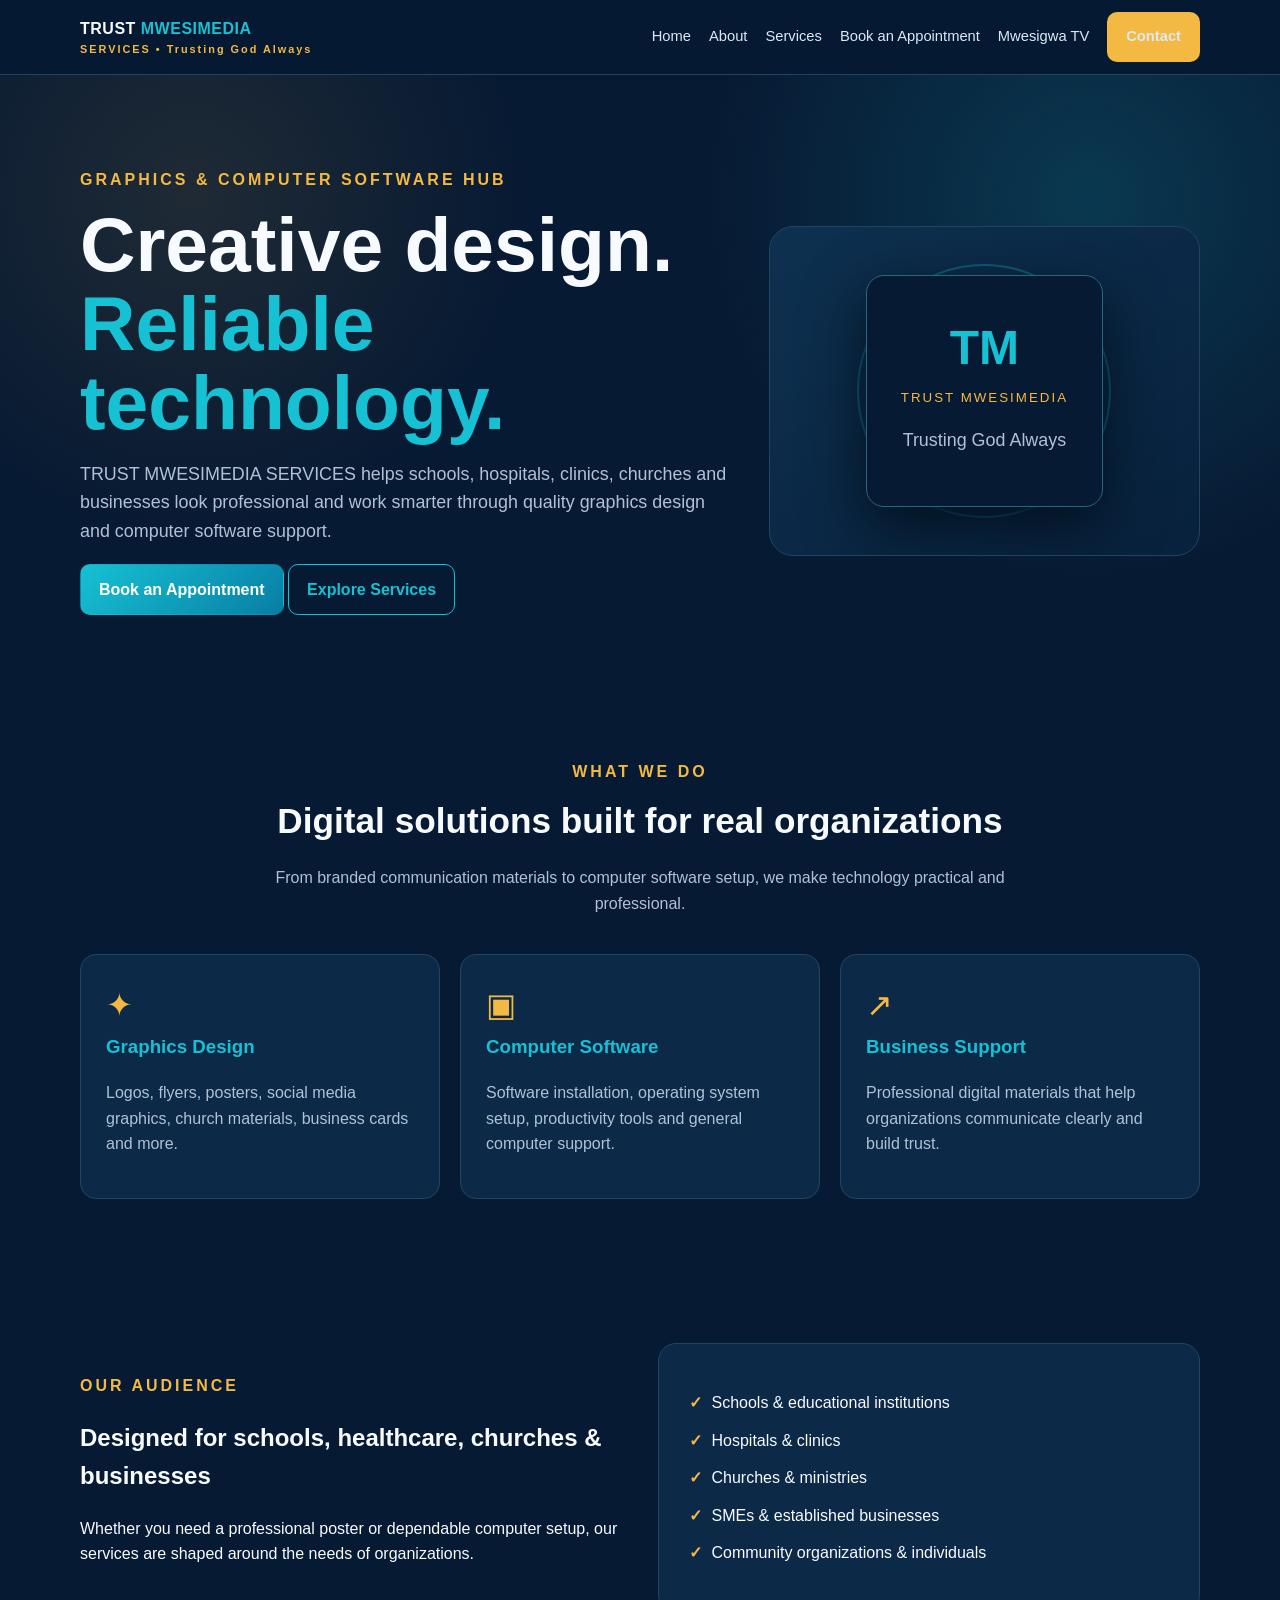
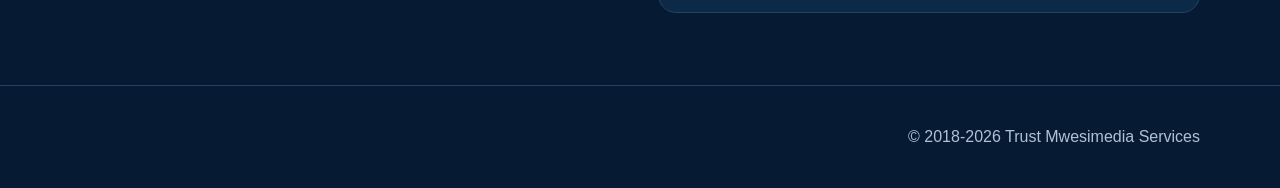
<file: index.html>
<!doctype html><html lang="en"><head><meta charset="utf-8"><meta name="viewport" content="width=device-width,initial-scale=1"><meta name="description" content="Trust Mwesimedia Services — graphics design and computer software solutions for schools, hospitals, clinics, churches and businesses."><title>Home | Trust Mwesimedia Services</title><link rel="stylesheet" href="styles.css"></head><body>
<header><div class="container nav">
<a class="brand" href="index.html">TRUST <span>MWESIMEDIA</span><small class="tag">SERVICES • Trusting God Always</small></a>
<nav class="navlinks">
<a href="index.html">Home</a><a href="about.html">About</a><a href="services.html">Services</a><a href="appointment.html">Book an Appointment</a><a href="mwesigwa-tv.html">Mwesigwa TV</a><a class="btn gold" href="contact.html">Contact</a>
</nav></div></header>

<main><section class="hero"><div class="container hero-grid"><div>
<div class="eyebrow">Graphics & Computer Software Hub</div><h1>Creative design.<br><span>Reliable technology.</span></h1>
<p>TRUST MWESIMEDIA SERVICES helps schools, hospitals, clinics, churches and businesses look professional and work smarter through quality graphics design and computer software support.</p>
<a class="btn primary" href="appointment.html">Book an Appointment</a> <a class="btn secondary" href="services.html">Explore Services</a>
</div><div class="visual"><div class="chip"><b>TM</b><small>TRUST MWESIMEDIA</small><p>Trusting God Always</p></div></div></div></section>
<section><div class="container"><div class="section-head"><div class="eyebrow">What We Do</div><h2>Digital solutions built for real organizations</h2><p>From branded communication materials to computer software setup, we make technology practical and professional.</p></div>
<div class="grid"><div class="card"><div class="icon">✦</div><h3>Graphics Design</h3><p>Logos, flyers, posters, social media graphics, church materials, business cards and more.</p></div><div class="card"><div class="icon">▣</div><h3>Computer Software</h3><p>Software installation, operating system setup, productivity tools and general computer support.</p></div><div class="card"><div class="icon">↗</div><h3>Business Support</h3><p>Professional digital materials that help organizations communicate clearly and build trust.</p></div></div></div></section>
<section><div class="container split"><div><div class="eyebrow">Our Audience</div><h2>Designed for schools, healthcare, churches & businesses</h2><p>Whether you need a professional poster or dependable computer setup, our services are shaped around the needs of organizations.</p></div><div class="panel"><ul class="list"><li>Schools & educational institutions</li><li>Hospitals & clinics</li><li>Churches & ministries</li><li>SMEs & established businesses</li><li>Community organizations & individuals</li></ul></div></div></section></main>

<footer><div class="container footer-grid"><div></div><div>© 2018-2026 Trust Mwesimedia Services</div></div></footer>
</body></html>
</file>
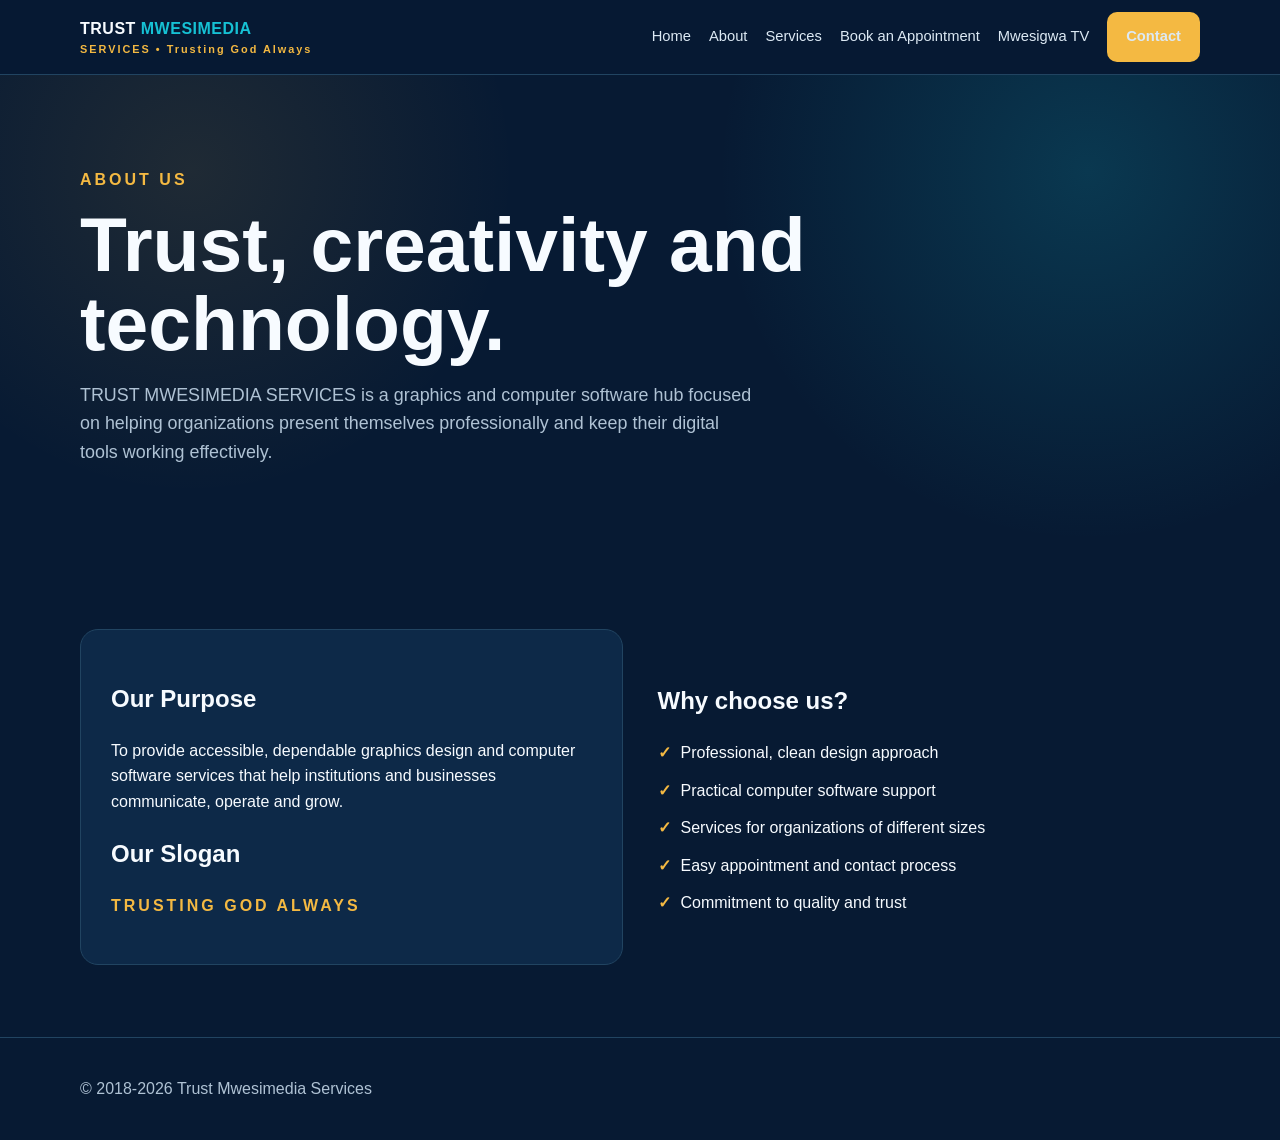
<file: about.html>
<!doctype html><html lang="en"><head><meta charset="utf-8"><meta name="viewport" content="width=device-width,initial-scale=1"><meta name="description" content="Trust Mwesimedia Services — graphics design and computer software solutions for schools, hospitals, clinics, churches and businesses."><title>About | Trust Mwesimedia Services</title><link rel="stylesheet" href="styles.css"></head><body>
<header><div class="container nav">
<a class="brand" href="index.html">TRUST <span>MWESIMEDIA</span><small class="tag">SERVICES • Trusting God Always</small></a>
<nav class="navlinks">
<a href="index.html">Home</a><a href="about.html">About</a><a href="services.html">Services</a><a href="appointment.html">Book an Appointment</a><a href="mwesigwa-tv.html">Mwesigwa TV</a><a class="btn gold" href="contact.html">Contact</a>
</nav></div></header>

<main><section class="hero"><div class="container"><div class="eyebrow">About Us</div><h1>Trust, creativity and technology.</h1><p>TRUST MWESIMEDIA SERVICES is a graphics and computer software hub focused on helping organizations present themselves professionally and keep their digital tools working effectively.</p></div></section>
<section><div class="container split"><div class="panel"><h2>Our Purpose</h2><p>To provide accessible, dependable graphics design and computer software services that help institutions and businesses communicate, operate and grow.</p><h2>Our Slogan</h2><p class="eyebrow">Trusting God Always</p></div><div><h2>Why choose us?</h2><ul class="list"><li>Professional, clean design approach</li><li>Practical computer software support</li><li>Services for organizations of different sizes</li><li>Easy appointment and contact process</li><li>Commitment to quality and trust</li></ul></div></div></section></main>

<footer><div class="container footer-grid"><div><div>© 2018-2026 Trust Mwesimedia Services</div></div></footer>
</body></html>
</file>
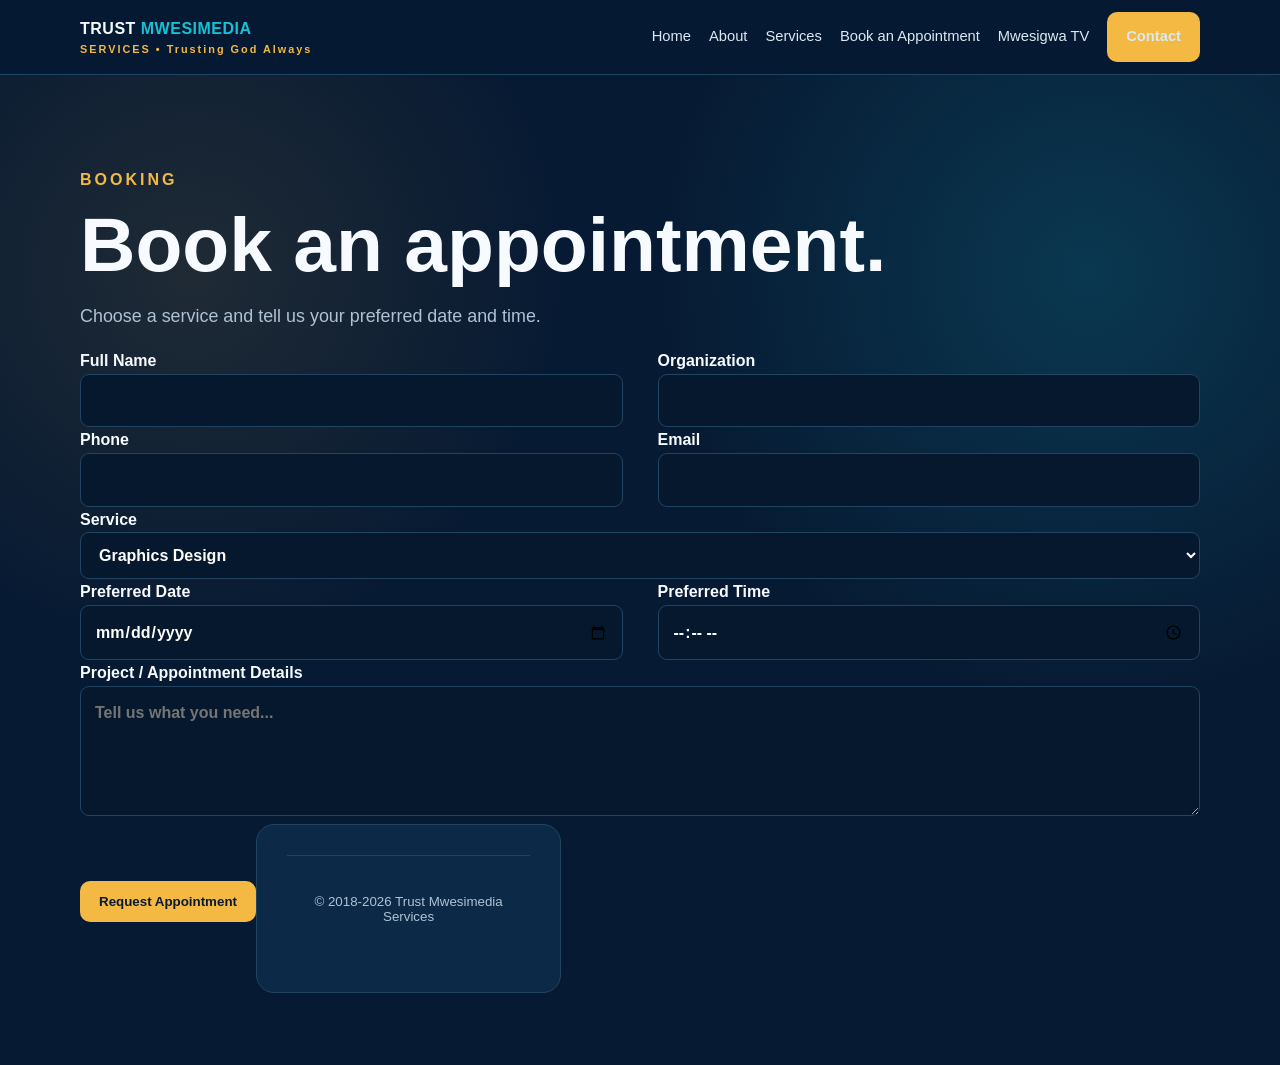
<file: appointment.html>
<!doctype html><html lang="en"><head><meta charset="utf-8"><meta name="viewport" content="width=device-width,initial-scale=1"><meta name="description" content="Trust Mwesimedia Services — graphics design and computer software solutions for schools, hospitals, clinics, churches and businesses."><title>Book an Appointment | Trust Mwesimedia Services</title><link rel="stylesheet" href="styles.css"></head><body>
<header><div class="container nav">
<a class="brand" href="index.html">TRUST <span>MWESIMEDIA</span><small class="tag">SERVICES • Trusting God Always</small></a>
<nav class="navlinks">
<a href="index.html">Home</a><a href="about.html">About</a><a href="services.html">Services</a><a href="appointment.html">Book an Appointment</a><a href="mwesigwa-tv.html">Mwesigwa TV</a><a class="btn gold" href="contact.html">Contact</a>
</nav></div></header>

<main><section class="hero"><div class="container"><div class="eyebrow">Booking</div><h1>Book an appointment.</h1><p>Choose a service and tell us your preferred date and time. 
<div class="split"><label>Full Name<input name="full_name" required></label><label>Organization<input name="organization"></label></div>
<div class="split"><label>Phone<input name="phone" required></label><label>Email<input type="email" name="email" required></label></div>
<label>Service<select name="service"><option>Graphics Design</option><option>Logo Design</option><option>Flyers & Posters</option><option>Social Media Graphics</option><option>Business Materials</option><option>Software Installation</option><option>Computer Setup & Support</option><option>Other</option></select></label>
<div class="split"><label>Preferred Date<input type="date" name="date" required></label><label>Preferred Time<input type="time" name="time" required></label></div>
<label>Project / Appointment Details<textarea name="details" placeholder="Tell us what you need..."></textarea></label><button class="btn gold" type="submit">Request Appointment<button class="panel"><form action="mailto:trustmwesimedas@gmail.com" method="post" enctype="text/plain"><required></>
<footer><div class="container footer-grid"><div>© 2018-2026 Trust Mwesimedia Services</div></div></footer>
</body>
</html>
</file>
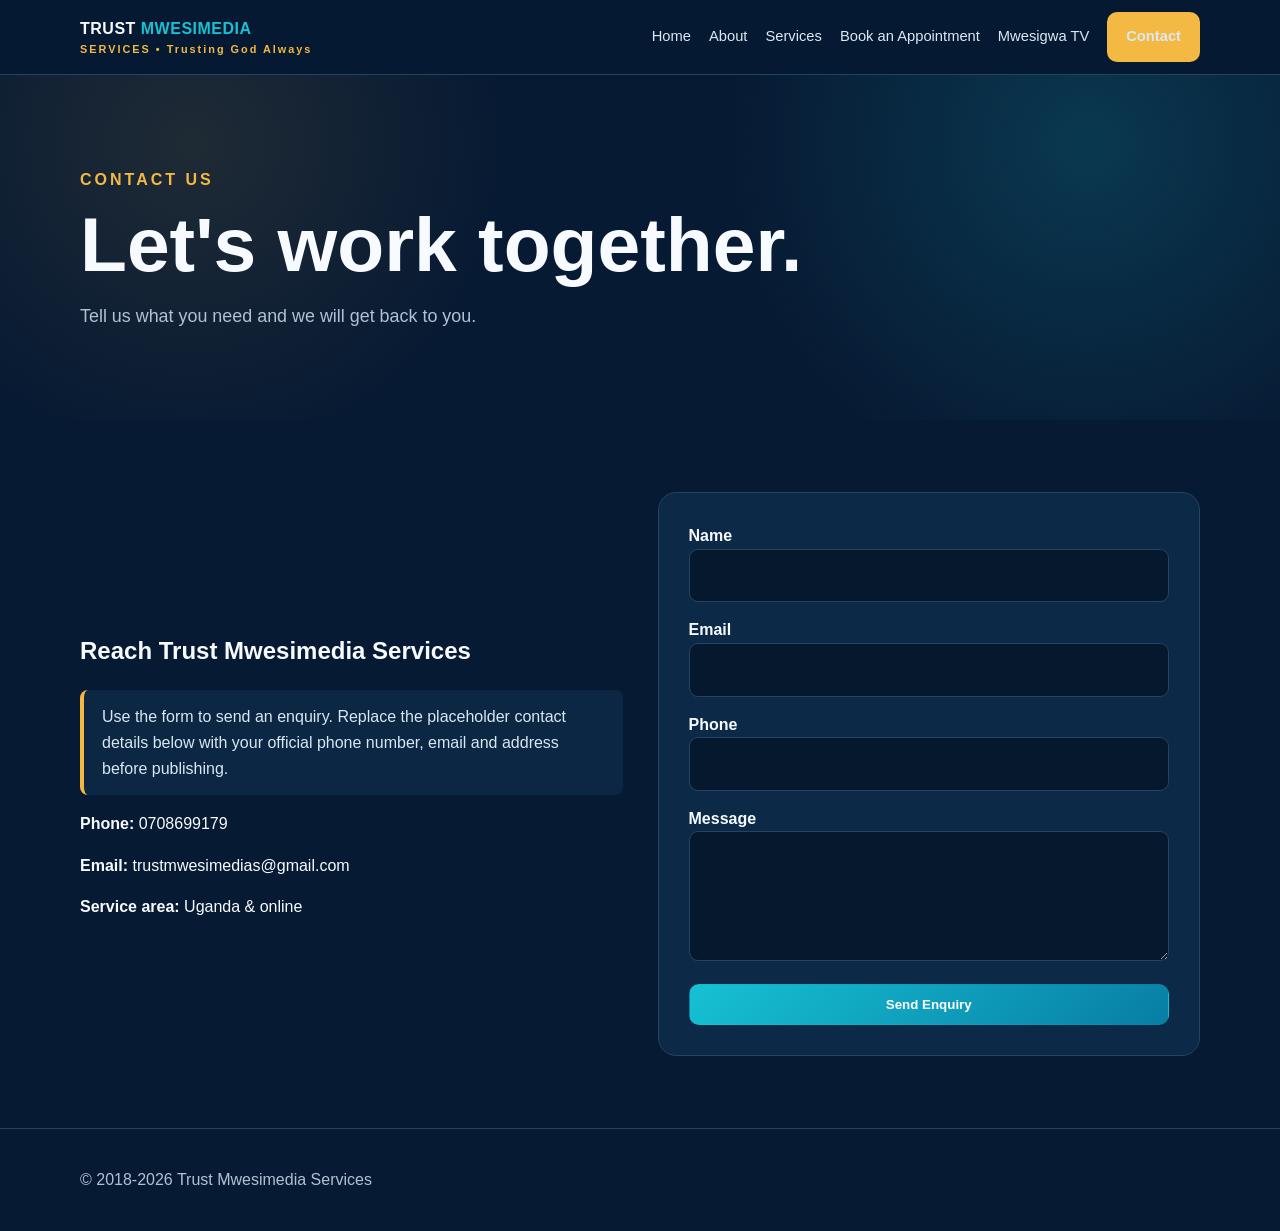
<file: contact.html>
<!doctype html><html lang="en"><head><meta charset="utf-8"><meta name="viewport" content="width=device-width,initial-scale=1"><meta name="description" content="Trust Mwesimedia Services — graphics design and computer software solutions for schools, hospitals, clinics, churches and businesses."><title>Contact | Trust Mwesimedia Services</title><link rel="stylesheet" href="styles.css"></head><body>
<header><div class="container nav">
<a class="brand" href="index.html">TRUST <span>MWESIMEDIA</span><small class="tag">SERVICES • Trusting God Always</small></a>
<nav class="navlinks">
<a href="index.html">Home</a><a href="about.html">About</a><a href="services.html">Services</a><a href="appointment.html">Book an Appointment</a><a href="mwesigwa-tv.html">Mwesigwa TV</a><a class="btn gold" href="contact.html">Contact</a>
</nav></div></header>

<main><section class="hero"><div class="container"><div class="eyebrow">Contact Us</div><h1>Let's work together.</h1><p>Tell us what you need and we will get back to you.</p></div></section>
<section><div class="container split"><div><h2>Reach Trust Mwesimedia Services</h2><p class="notice">Use the form to send an enquiry. Replace the placeholder contact details below with your official phone number, email and address before publishing.</p><p><strong>Phone:</strong> 0708699179</p><p><strong>Email:</strong> trustmwesimedias@gmail.com</p><p><strong>Service area:</strong> Uganda & online</p></div><div class="panel"><form action="mailto:trustmwesimedas@gmail.com" method="post" enctype="text/plain"><label>Name<input name="name" required></label><label>Email<input type="email" name="email" required></label><label>Phone<input name="phone"></label><label>Message<textarea name="message" required></textarea></label><button class="btn primary" type="submit">Send Enquiry</button></form></div></div></section></main>

<footer><div class="container footer-grid"><div>© 2018-2026 Trust Mwesimedia Services</div></div></footer>
</body></html>
</file>
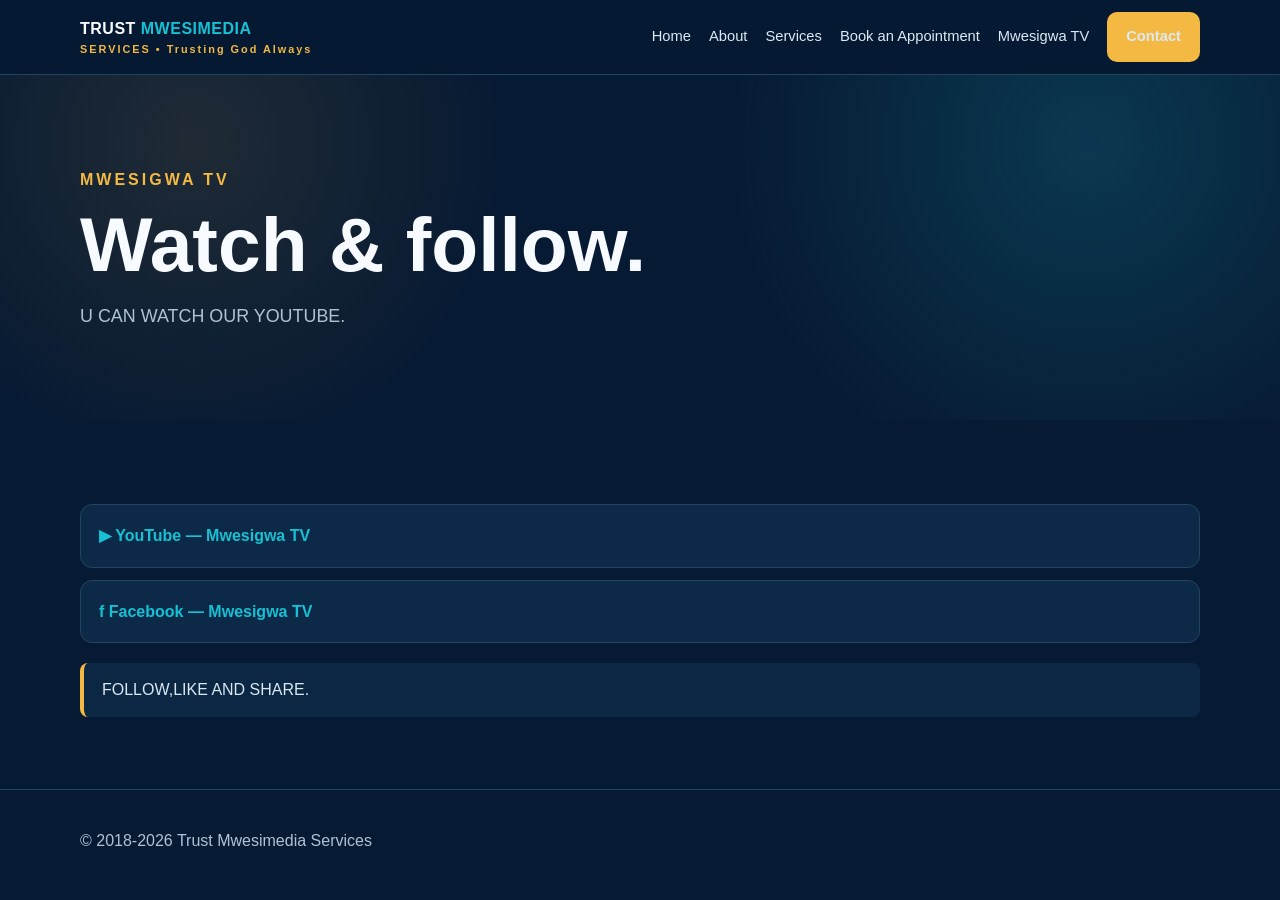
<file: mwesigwa-tv.html>
<!doctype html><html lang="en"><head><meta charset="utf-8"><meta name="viewport" content="width=device-width,initial-scale=1"><meta name="description" content="Trust Mwesimedia Services — graphics design and computer software solutions for schools, hospitals, clinics, churches and businesses."><title>Mwesigwa TV | Trust Mwesimedia Services</title><link rel="stylesheet" href="styles.css"></head><body>
<header><div class="container nav">
<a class="brand" href="index.html">TRUST <span>MWESIMEDIA</span><small class="tag">SERVICES • Trusting God Always</small></a>
<nav class="navlinks">
<a href="index.html">Home</a><a href="about.html">About</a><a href="services.html">Services</a><a href="appointment.html">Book an Appointment</a><a href="mwesigwa-tv.html">Mwesigwa TV</a><a class="btn gold" href="contact.html">Contact</a>
</nav></div></header>

<main><section class="hero"><div class="container"><div class="eyebrow">Mwesigwa TV</div><h1>Watch & follow.</h1><p>U CAN WATCH OUR YOUTUBE.</p></div></section>
<section><div class="container links-only">
<a href="https://www.youtube.com/@mwesigwatv" target="_blank" rel="opener">▶ YouTube — Mwesigwa TV</a>
<a href="https://www.facebook.com/mwesimediatv/" target="_blank" rel="opener">f Facebook — Mwesigwa TV</a>
<div class="notice" style="margin-top:20px">FOLLOW,LIKE AND SHARE.</div>
</div></section></main>

<footer><div class="container footer-grid"><div><div>© 2018-2026 Trust Mwesimedia Services</div></div></footer>
</body></html>
</file>
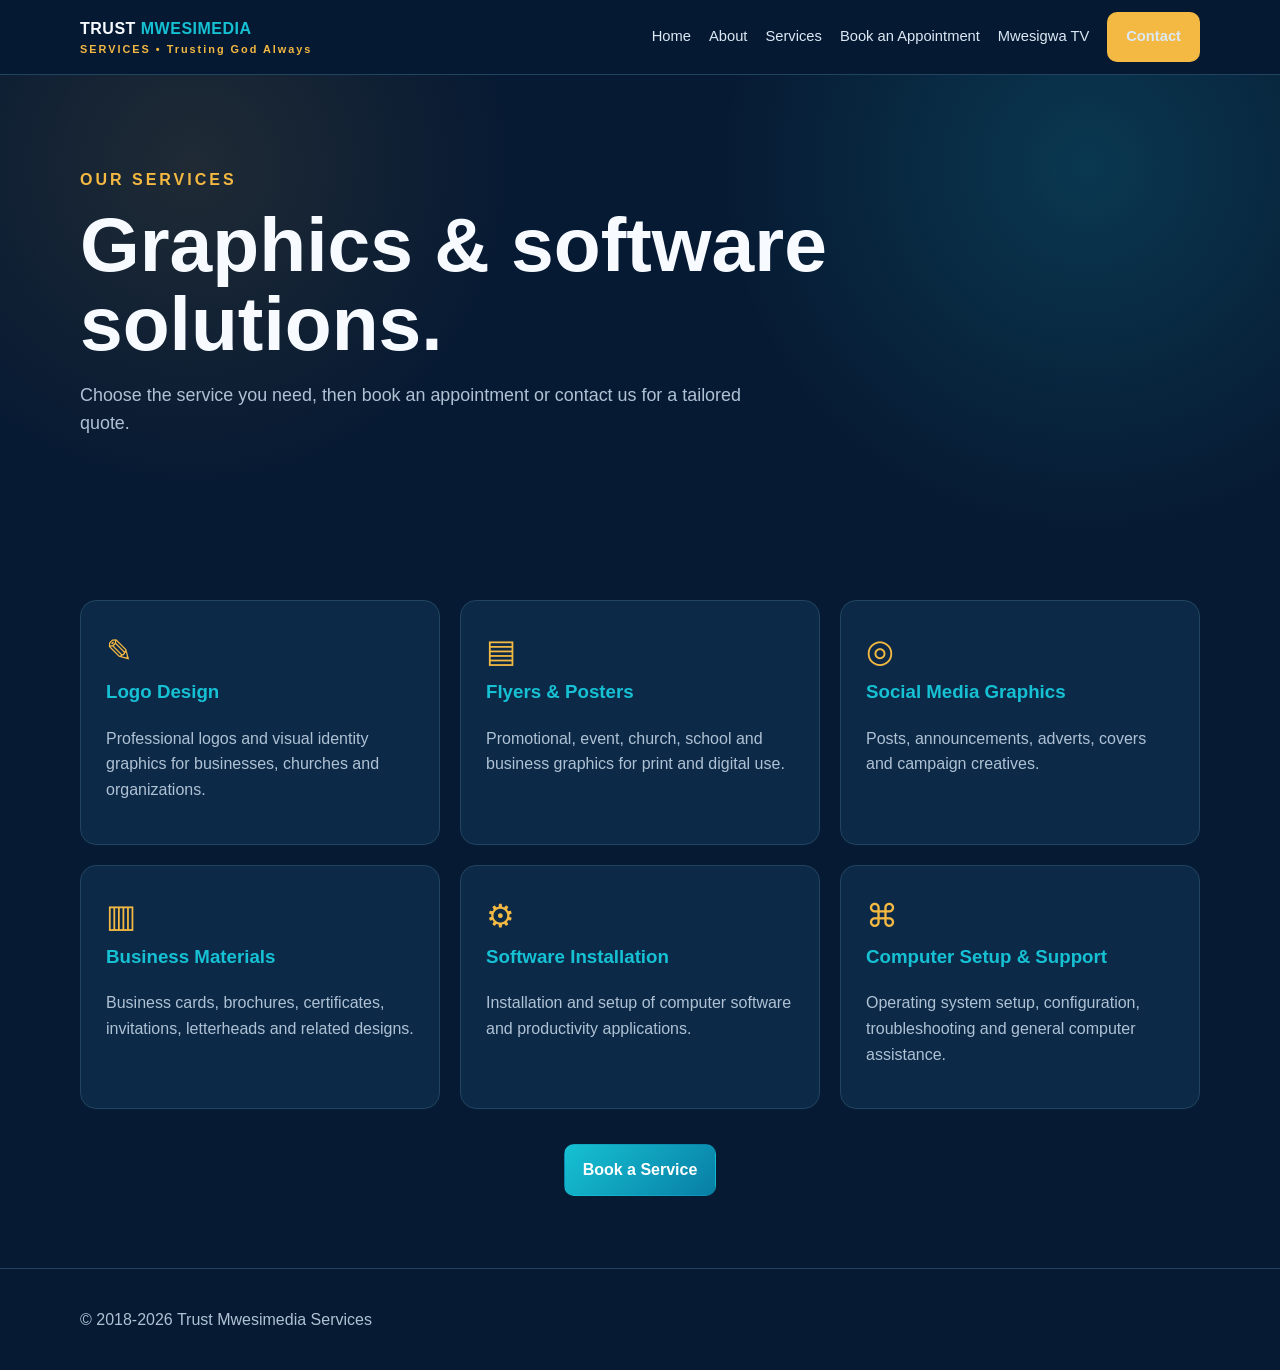
<file: services.html>
<!doctype html><html lang="en"><head><meta charset="utf-8"><meta name="viewport" content="width=device-width,initial-scale=1"><meta name="description" content="Trust Mwesimedia Services — graphics design and computer software solutions for schools, hospitals, clinics, churches and businesses."><title>Services | Trust Mwesimedia Services</title><link rel="stylesheet" href="styles.css"></head><body>
<header><div class="container nav">
<a class="brand" href="index.html">TRUST <span>MWESIMEDIA</span><small class="tag">SERVICES • Trusting God Always</small></a>
<nav class="navlinks">
<a href="index.html">Home</a><a href="about.html">About</a><a href="services.html">Services</a><a href="appointment.html">Book an Appointment</a><a href="mwesigwa-tv.html">Mwesigwa TV</a><a class="btn gold" href="contact.html">Contact</a>
</nav></div></header>

<main><section class="hero"><div class="container"><div class="eyebrow">Our Services</div><h1>Graphics & software solutions.</h1><p>Choose the service you need, then book an appointment or contact us for a tailored quote.</p></div></section>
<section><div class="container"><div class="grid">
<div class="card"><div class="icon">✎</div><h3>Logo Design</h3><p>Professional logos and visual identity graphics for businesses, churches and organizations.</p></div>
<div class="card"><div class="icon">▤</div><h3>Flyers & Posters</h3><p>Promotional, event, church, school and business graphics for print and digital use.</p></div>
<div class="card"><div class="icon">◎</div><h3>Social Media Graphics</h3><p>Posts, announcements, adverts, covers and campaign creatives.</p></div>
<div class="card"><div class="icon">▥</div><h3>Business Materials</h3><p>Business cards, brochures, certificates, invitations, letterheads and related designs.</p></div>
<div class="card"><div class="icon">⚙</div><h3>Software Installation</h3><p>Installation and setup of computer software and productivity applications.</p></div>
<div class="card"><div class="icon">⌘</div><h3>Computer Setup & Support</h3><p>Operating system setup, configuration, troubleshooting and general computer assistance.</p></div>
</div><div style="text-align:center;margin-top:35px"><a class="btn primary" href="appointment.html">Book a Service</a></div></div></section></main>

<footer><div class="container footer-grid"><div>© 2018-2026 Trust Mwesimedia Services</div></div></footer>
</body></html>
</file>
<file: styles.css>
:root{
  --navy:#071A33; --blue:#087EA4; --cyan:#16C1D4; --gold:#F4B942;
  --white:#F7FBFF; --muted:#AFC2D4; --card:#0D2948; --line:#214461;
}
*{box-sizing:border-box} html{scroll-behavior:smooth} body{margin:0;font-family:Inter,Segoe UI,Arial,sans-serif;background:var(--navy);color:var(--white);line-height:1.6}
a{color:inherit;text-decoration:none}.container{width:min(1120px,92%);margin:auto}
header{position:sticky;top:0;z-index:50;background:rgba(7,26,51,.94);backdrop-filter:blur(12px);border-bottom:1px solid var(--line)}
.nav{min-height:74px;display:flex;align-items:center;justify-content:space-between;gap:20px}.brand{font-weight:900;letter-spacing:.5px}.brand span{color:var(--cyan)}.tag{display:block;font-size:.68rem;color:var(--gold);letter-spacing:2px}
.navlinks{display:flex;gap:18px;align-items:center;flex-wrap:wrap}.navlinks a{font-size:.92rem;color:#dce9f4}.navlinks a:hover{color:var(--cyan)}
.btn{display:inline-block;padding:12px 18px;border-radius:10px;font-weight:800;border:1px solid transparent;cursor:pointer}.primary{background:linear-gradient(135deg,var(--cyan),var(--blue));color:white}.secondary{border-color:var(--cyan);color:var(--cyan)}.gold{background:var(--gold);color:#071A33}
.hero{padding:92px 0 72px;background:radial-gradient(circle at 85% 20%,rgba(22,193,212,.18),transparent 32%),radial-gradient(circle at 15% 20%,rgba(244,185,66,.10),transparent 28%)}
.hero-grid{display:grid;grid-template-columns:1.2fr .8fr;gap:42px;align-items:center}.eyebrow{color:var(--gold);font-weight:900;letter-spacing:3px;text-transform:uppercase}.hero h1{font-size:clamp(2.4rem,6vw,5rem);line-height:1.03;margin:12px 0}.hero h1 span{color:var(--cyan)}.hero p{font-size:1.12rem;color:var(--muted);max-width:680px}
.visual{min-height:330px;border:1px solid var(--line);border-radius:24px;background:linear-gradient(145deg,#0e3151,#08213c);display:grid;place-items:center;position:relative;overflow:hidden}.visual:before{content:"";position:absolute;width:250px;height:250px;border-radius:50%;border:2px solid rgba(22,193,212,.35)}.visual .chip{position:relative;padding:34px;border-radius:18px;background:#071a33;border:1px solid #2a6680;text-align:center;box-shadow:0 20px 60px #03111f}.chip b{font-size:3rem;color:var(--cyan)}.chip small{display:block;color:var(--gold);letter-spacing:2px}
section{padding:72px 0}.section-head{text-align:center;max-width:760px;margin:0 auto 38px}.section-head h2{font-size:2.2rem;margin:8px 0}.section-head p{color:var(--muted)}
.grid{display:grid;grid-template-columns:repeat(3,1fr);gap:20px}.card{background:var(--card);border:1px solid var(--line);padding:25px;border-radius:16px}.card h3{margin-top:0;color:var(--cyan)}.card p{color:var(--muted)}
.icon{font-size:2rem;color:var(--gold)}.split{display:grid;grid-template-columns:1fr 1fr;gap:35px;align-items:center}.panel{background:var(--card);border:1px solid var(--line);border-radius:18px;padding:30px}.list{padding:0;list-style:none}.list li{margin:12px 0}.list li:before{content:"✓";color:var(--gold);font-weight:900;margin-right:10px}
form{display:grid;gap:15px}label{font-weight:700}input,textarea,select{width:100%;padding:13px 14px;border-radius:9px;border:1px solid var(--line);background:#06182d;color:white;font:inherit}textarea{min-height:130px;resize:vertical}
footer{padding:38px 0;border-top:1px solid var(--line);color:var(--muted)}.footer-grid{display:flex;justify-content:space-between;gap:20px;flex-wrap:wrap}
.notice{padding:14px 18px;border-left:4px solid var(--gold);background:#0b2743;color:#d9e7f2;border-radius:8px}.links-only a{display:block;padding:18px;border:1px solid var(--line);border-radius:12px;background:var(--card);margin:12px 0;color:var(--cyan);font-weight:800}.links-only a:hover{border-color:var(--cyan)}
@media(max-width:850px){.hero-grid,.split{grid-template-columns:1fr}.grid{grid-template-columns:1fr 1fr}.nav{align-items:flex-start;padding:14px 0}.navlinks{justify-content:flex-end}}
@media(max-width:560px){.grid{grid-template-columns:1fr}.nav{flex-direction:column}.navlinks{gap:10px}.hero{padding-top:60px}}
</file>
